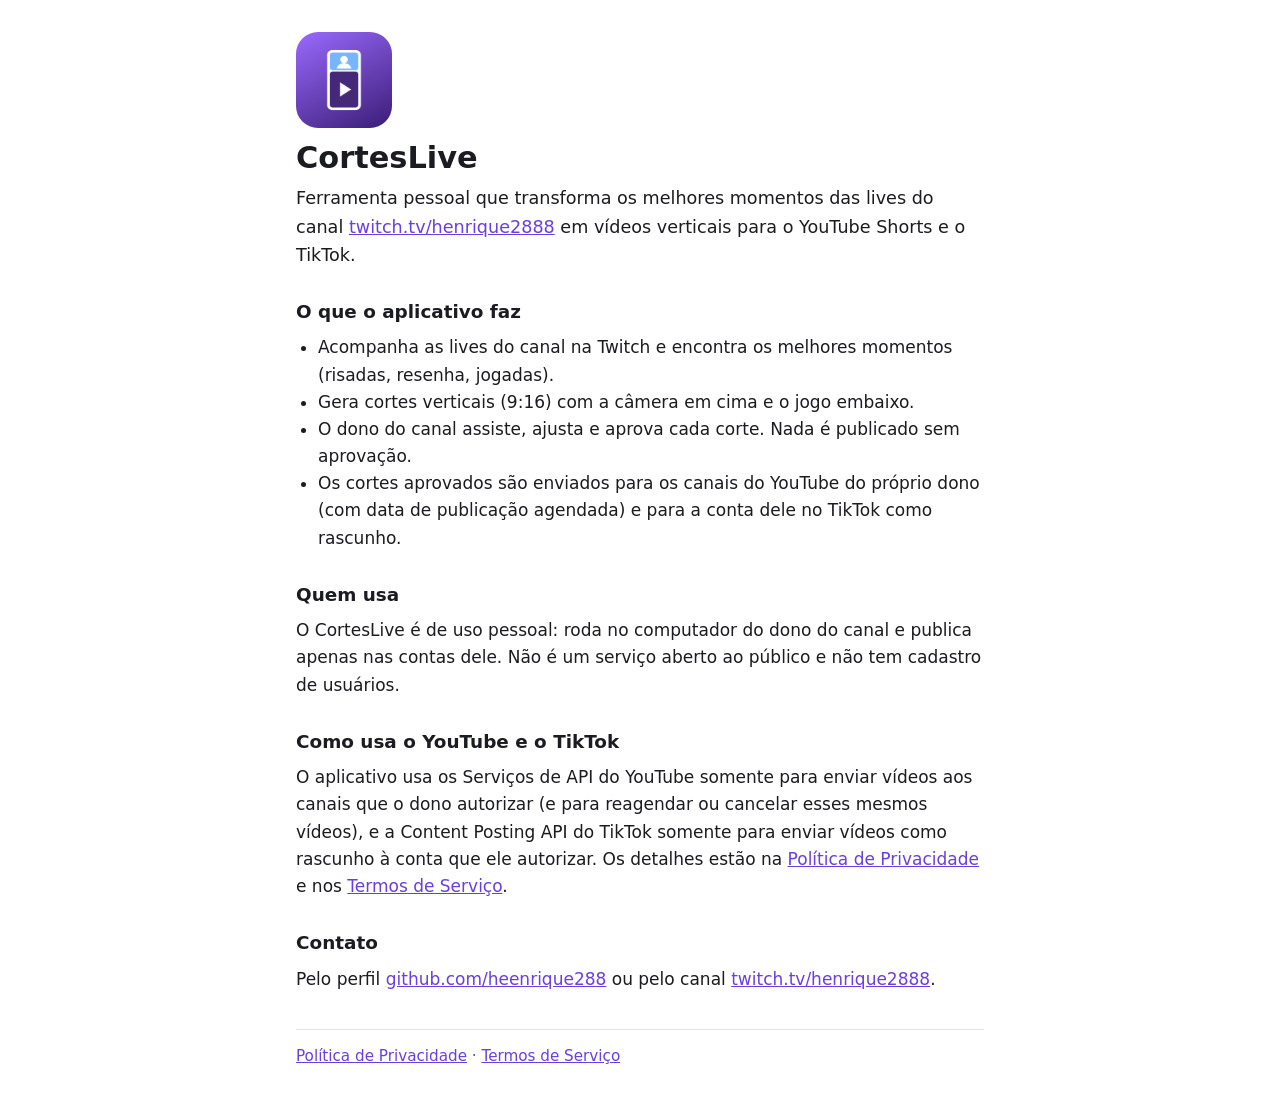
<file: index.html>
<!doctype html>
<html lang="pt-BR">
<head>
<meta charset="utf-8">
<meta name="viewport" content="width=device-width, initial-scale=1">
<title>CortesLive</title>
<link rel="icon" href="icone-1024.png">
<link rel="stylesheet" href="estilo.css">
</head>
<body>
<main>
  <img class="logo" src="icone-1024.png" alt="Ícone do CortesLive" width="96" height="96">
  <h1>CortesLive</h1>
  <p class="lead">Ferramenta pessoal que transforma os melhores momentos das lives do canal
    <a href="https://www.twitch.tv/henrique2888">twitch.tv/henrique2888</a> em vídeos verticais para o
    YouTube Shorts e o TikTok.</p>

  <h2>O que o aplicativo faz</h2>
  <ul>
    <li>Acompanha as lives do canal na Twitch e encontra os melhores momentos (risadas, resenha, jogadas).</li>
    <li>Gera cortes verticais (9:16) com a câmera em cima e o jogo embaixo.</li>
    <li>O dono do canal assiste, ajusta e aprova cada corte. Nada é publicado sem aprovação.</li>
    <li>Os cortes aprovados são enviados para os canais do YouTube do próprio dono (com data de publicação
      agendada) e para a conta dele no TikTok como rascunho.</li>
  </ul>

  <h2>Quem usa</h2>
  <p>O CortesLive é de uso pessoal: roda no computador do dono do canal e publica apenas nas contas dele.
    Não é um serviço aberto ao público e não tem cadastro de usuários.</p>

  <h2>Como usa o YouTube e o TikTok</h2>
  <p>O aplicativo usa os Serviços de API do YouTube somente para enviar vídeos aos canais que o dono autorizar
    (e para reagendar ou cancelar esses mesmos vídeos),
    e a Content Posting API do TikTok somente para enviar vídeos como rascunho à conta que ele autorizar.
    Os detalhes estão na <a href="privacidade.html">Política de Privacidade</a> e nos
    <a href="termos.html">Termos de Serviço</a>.</p>

  <h2>Contato</h2>
  <p>Pelo perfil <a href="https://github.com/heenrique288">github.com/heenrique288</a> ou pelo canal
    <a href="https://www.twitch.tv/henrique2888">twitch.tv/henrique2888</a>.</p>

  <footer><a href="privacidade.html">Política de Privacidade</a> · <a href="termos.html">Termos de Serviço</a></footer>
</main>
</body>
</html>
</file>
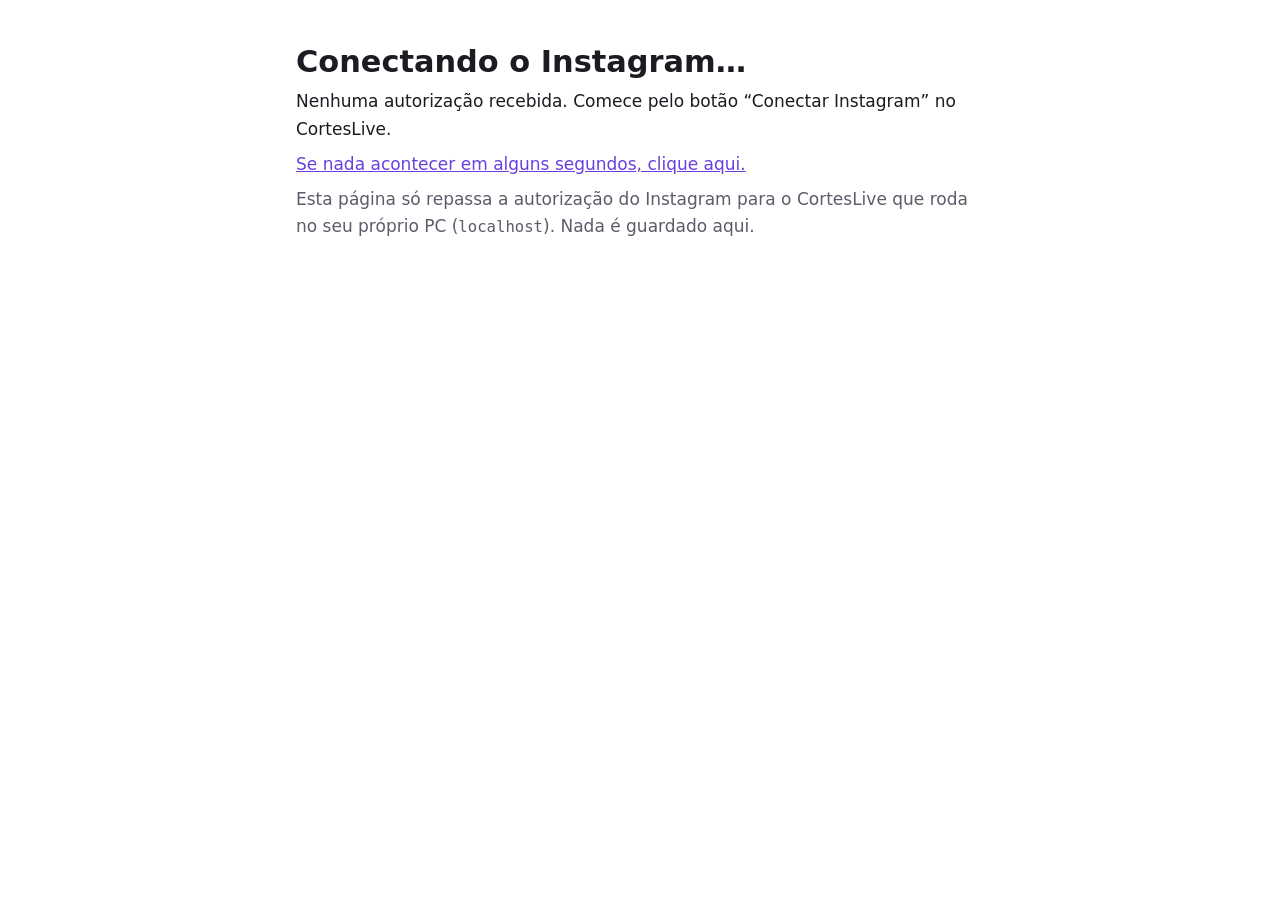
<file: instagram/index.html>
<!doctype html>
<html lang="pt-BR">
<head>
<meta charset="utf-8">
<meta name="viewport" content="width=device-width, initial-scale=1">
<meta name="robots" content="noindex">
<title>Conectando o Instagram · CortesLive</title>
<link rel="icon" href="../icone-1024.png">
<link rel="stylesheet" href="../estilo.css">
</head>
<body>
<main>
  <h1>Conectando o Instagram…</h1>
  <p id="info">Voltando para o CortesLive no seu computador.</p>
  <p><a id="link" href="#">Se nada acontecer em alguns segundos, clique aqui.</a></p>
  <p class="muted">Esta página só repassa a autorização do Instagram para o CortesLive que roda no seu próprio PC
    (<code>localhost</code>). Nada é guardado aqui.</p>
</main>
<script>
  // O Instagram só aceita endereço de retorno HTTPS; o CortesLive roda em http://localhost.
  // Esta página repassa code/state/error para o PC, sem guardar nada.
  (function () {
    var porta = "8765";
    var entrada = new URLSearchParams(window.location.search);
    var saida = new URLSearchParams();
    ["code", "state", "error", "error_reason", "error_description"].forEach(function (k) {
      var v = entrada.get(k);
      if (v !== null) saida.set(k, k === "code" ? v.replace(/#_$/, "") : v);
    });
    var destino = "http://localhost:" + porta + "/auth/instagram/callback?" + saida.toString();
    document.getElementById("link").href = destino;
    if (!entrada.get("code") && !entrada.get("error")) {
      document.getElementById("info").textContent = "Nenhuma autorização recebida. Comece pelo botão “Conectar Instagram” no CortesLive.";
      return;
    }
    window.location.replace(destino);
  })();
</script>
</body>
</html>
</file>
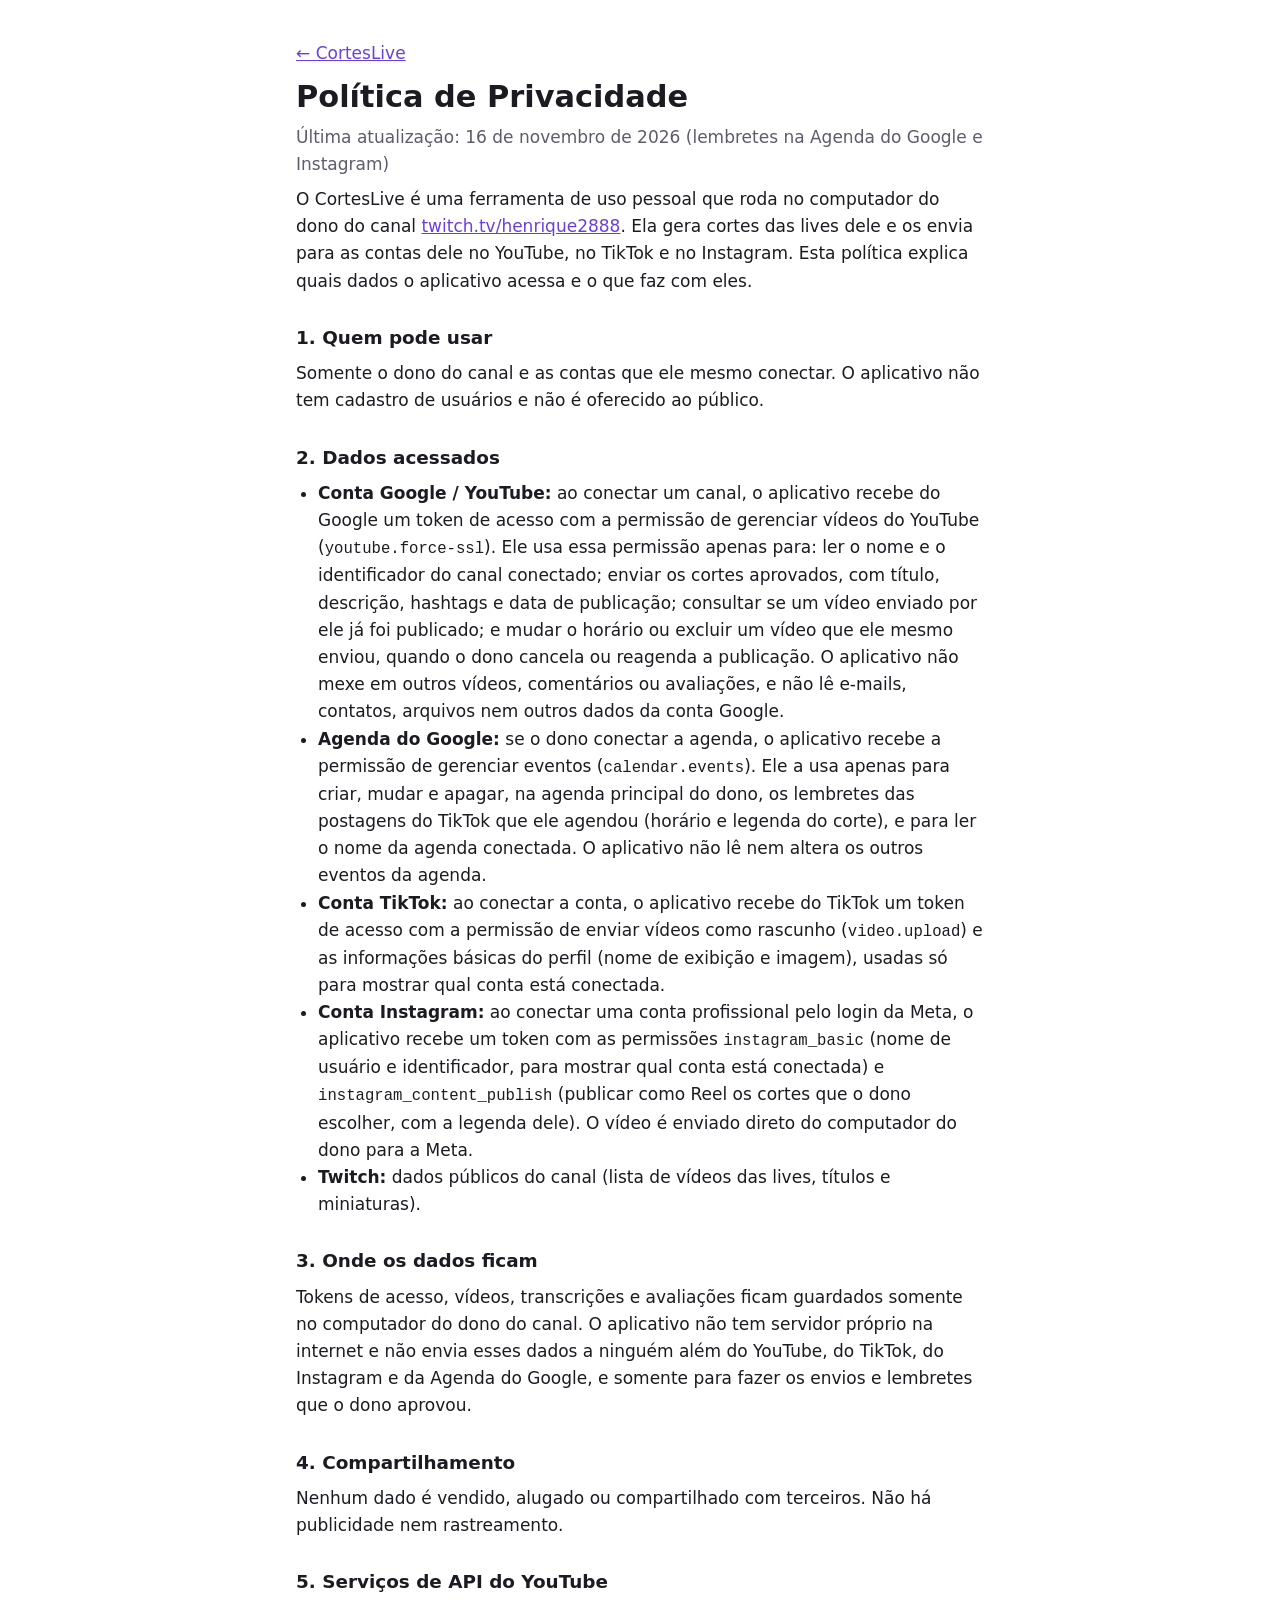
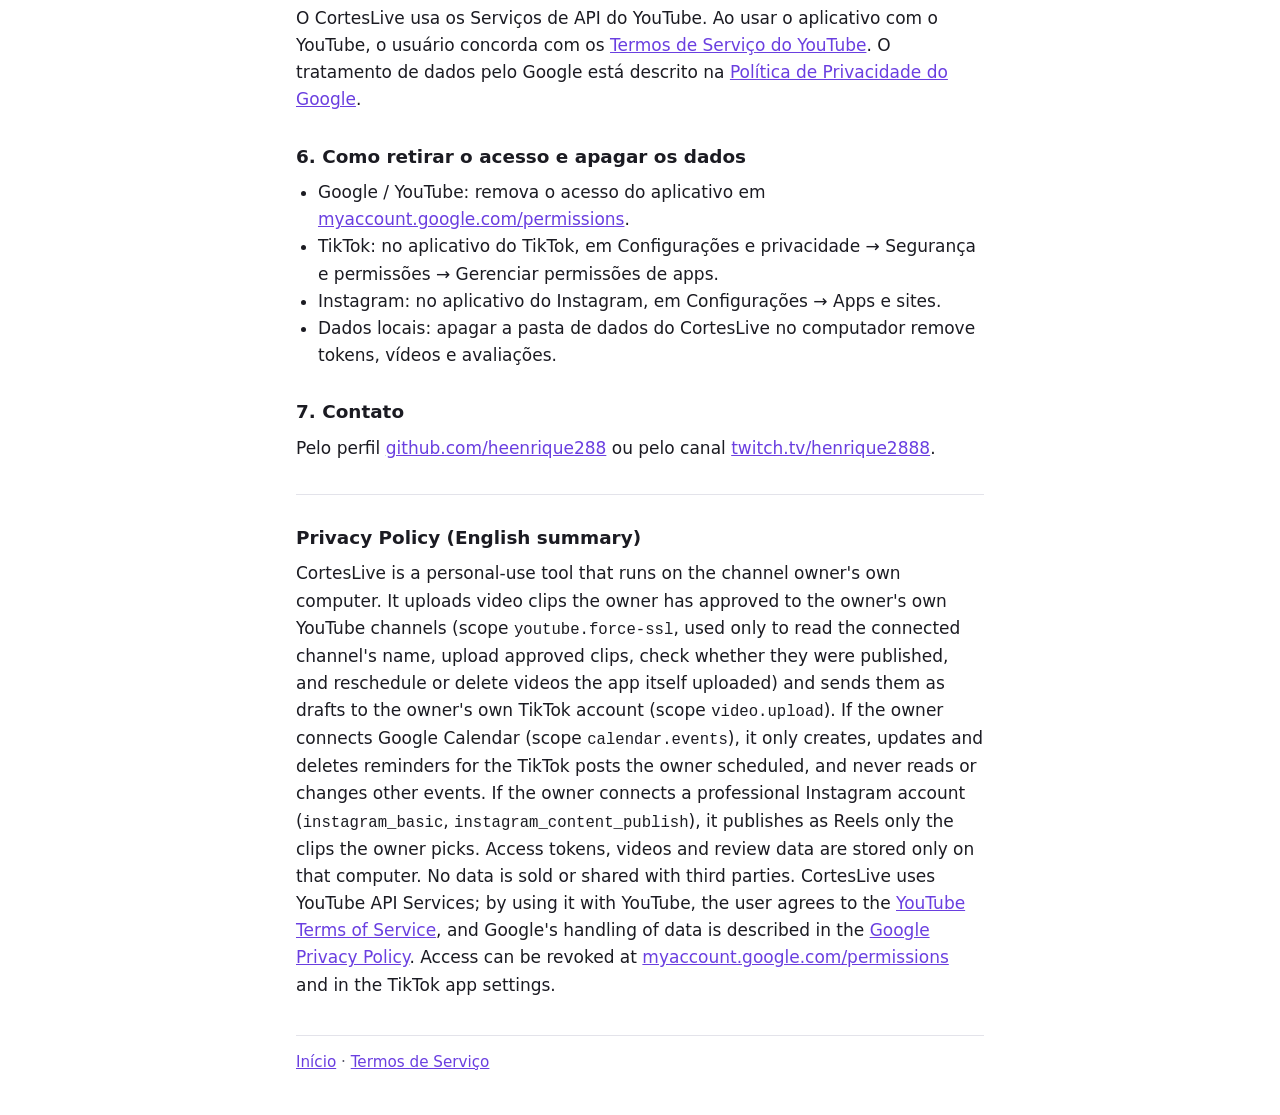
<file: privacidade.html>
<!doctype html>
<html lang="pt-BR">
<head>
<meta charset="utf-8">
<meta name="viewport" content="width=device-width, initial-scale=1">
<title>Política de Privacidade · CortesLive</title>
<link rel="icon" href="icone-1024.png">
<link rel="stylesheet" href="estilo.css">
</head>
<body>
<main>
  <p><a href="index.html">← CortesLive</a></p>
  <h1>Política de Privacidade</h1>
  <p class="muted">Última atualização: 16 de novembro de 2026 (lembretes na Agenda do Google e Instagram)</p>

  <p>O CortesLive é uma ferramenta de uso pessoal que roda no computador do dono do canal
    <a href="https://www.twitch.tv/henrique2888">twitch.tv/henrique2888</a>. Ela gera cortes das lives dele e os
    envia para as contas dele no YouTube, no TikTok e no Instagram. Esta política explica quais dados o
    aplicativo acessa e o que faz com eles.</p>

  <h2>1. Quem pode usar</h2>
  <p>Somente o dono do canal e as contas que ele mesmo conectar. O aplicativo não tem cadastro de usuários e não
    é oferecido ao público.</p>

  <h2>2. Dados acessados</h2>
  <ul>
    <li><strong>Conta Google / YouTube:</strong> ao conectar um canal, o aplicativo recebe do Google um token de
      acesso com a permissão de gerenciar vídeos do YouTube (<code>youtube.force-ssl</code>). Ele usa essa
      permissão apenas para: ler o nome e o identificador do canal conectado; enviar os cortes aprovados, com
      título, descrição, hashtags e data de publicação; consultar se um vídeo enviado por ele já foi publicado; e
      mudar o horário ou excluir um vídeo que ele mesmo enviou, quando o dono cancela ou reagenda a publicação.
      O aplicativo não mexe em outros vídeos, comentários ou avaliações, e não lê e-mails, contatos, arquivos nem
      outros dados da conta Google.</li>
    <li><strong>Agenda do Google:</strong> se o dono conectar a agenda, o aplicativo recebe a permissão de
      gerenciar eventos (<code>calendar.events</code>). Ele a usa apenas para criar, mudar e apagar, na agenda
      principal do dono, os lembretes das postagens do TikTok que ele agendou (horário e legenda do corte), e para
      ler o nome da agenda conectada. O aplicativo não lê nem altera os outros eventos da agenda.</li>
    <li><strong>Conta TikTok:</strong> ao conectar a conta, o aplicativo recebe do TikTok um token de acesso com a
      permissão de enviar vídeos como rascunho (<code>video.upload</code>) e as informações básicas do perfil
      (nome de exibição e imagem), usadas só para mostrar qual conta está conectada.</li>
    <li><strong>Conta Instagram:</strong> ao conectar uma conta profissional pelo login da Meta, o aplicativo
      recebe um token com as permissões <code>instagram_basic</code> (nome de usuário e identificador, para mostrar
      qual conta está conectada) e <code>instagram_content_publish</code> (publicar como Reel os cortes que o dono
      escolher, com a legenda dele). O vídeo é enviado direto do computador do dono para a Meta.</li>
    <li><strong>Twitch:</strong> dados públicos do canal (lista de vídeos das lives, títulos e miniaturas).</li>
  </ul>

  <h2>3. Onde os dados ficam</h2>
  <p>Tokens de acesso, vídeos, transcrições e avaliações ficam guardados somente no computador do dono do canal.
    O aplicativo não tem servidor próprio na internet e não envia esses dados a ninguém além do YouTube, do
    TikTok, do Instagram e da Agenda do Google, e somente para fazer os envios e lembretes que o dono aprovou.</p>

  <h2>4. Compartilhamento</h2>
  <p>Nenhum dado é vendido, alugado ou compartilhado com terceiros. Não há publicidade nem rastreamento.</p>

  <h2>5. Serviços de API do YouTube</h2>
  <p>O CortesLive usa os Serviços de API do YouTube. Ao usar o aplicativo com o YouTube, o usuário concorda com os
    <a href="https://www.youtube.com/t/terms">Termos de Serviço do YouTube</a>. O tratamento de dados pelo Google
    está descrito na <a href="https://policies.google.com/privacy">Política de Privacidade do Google</a>.</p>

  <h2>6. Como retirar o acesso e apagar os dados</h2>
  <ul>
    <li>Google / YouTube: remova o acesso do aplicativo em
      <a href="https://myaccount.google.com/permissions">myaccount.google.com/permissions</a>.</li>
    <li>TikTok: no aplicativo do TikTok, em Configurações e privacidade → Segurança e permissões → Gerenciar
      permissões de apps.</li>
    <li>Instagram: no aplicativo do Instagram, em Configurações → Apps e sites.</li>
    <li>Dados locais: apagar a pasta de dados do CortesLive no computador remove tokens, vídeos e avaliações.</li>
  </ul>

  <h2>7. Contato</h2>
  <p>Pelo perfil <a href="https://github.com/heenrique288">github.com/heenrique288</a> ou pelo canal
    <a href="https://www.twitch.tv/henrique2888">twitch.tv/henrique2888</a>.</p>

  <hr>
  <h2>Privacy Policy (English summary)</h2>
  <p>CortesLive is a personal-use tool that runs on the channel owner's own computer. It uploads video clips the
    owner has approved to the owner's own YouTube channels (scope <code>youtube.force-ssl</code>, used only to
    read the connected channel's name, upload approved clips, check whether they were published, and reschedule or
    delete videos the app itself uploaded) and sends them as
    drafts to the owner's own TikTok account (scope <code>video.upload</code>). If the owner connects Google
    Calendar (scope <code>calendar.events</code>), it only creates, updates and deletes reminders for the TikTok
    posts the owner scheduled, and never reads or changes other events. If the owner connects a professional
    Instagram account (<code>instagram_basic</code>, <code>instagram_content_publish</code>), it
    publishes as Reels only the clips the owner picks. Access tokens, videos and review
    data are stored only on that computer. No data is sold or shared with third parties. CortesLive uses YouTube
    API Services; by using it with YouTube, the user agrees to the
    <a href="https://www.youtube.com/t/terms">YouTube Terms of Service</a>, and Google's handling of data is
    described in the <a href="https://policies.google.com/privacy">Google Privacy Policy</a>. Access can be revoked
    at <a href="https://myaccount.google.com/permissions">myaccount.google.com/permissions</a> and in the TikTok
    app settings.</p>

  <footer><a href="index.html">Início</a> · <a href="termos.html">Termos de Serviço</a></footer>
</main>
</body>
</html>
</file>
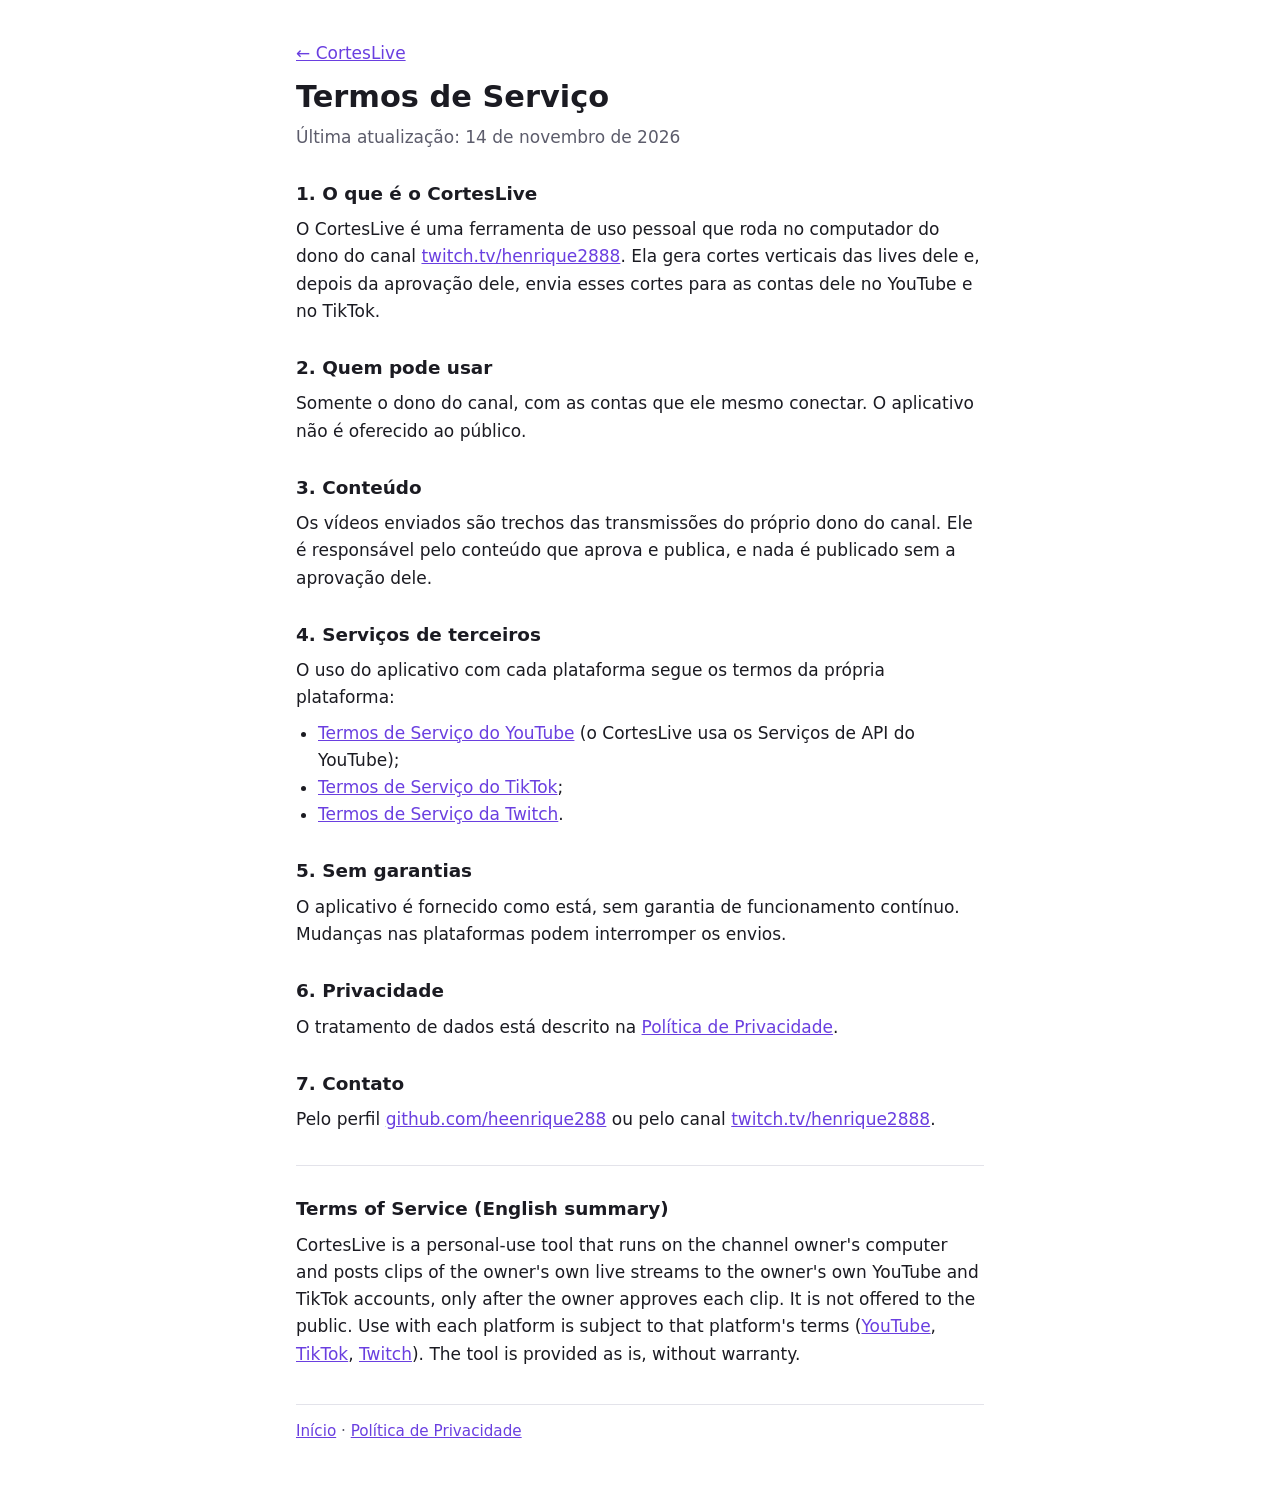
<file: termos.html>
<!doctype html>
<html lang="pt-BR">
<head>
<meta charset="utf-8">
<meta name="viewport" content="width=device-width, initial-scale=1">
<title>Termos de Serviço · CortesLive</title>
<link rel="icon" href="icone-1024.png">
<link rel="stylesheet" href="estilo.css">
</head>
<body>
<main>
  <p><a href="index.html">← CortesLive</a></p>
  <h1>Termos de Serviço</h1>
  <p class="muted">Última atualização: 14 de novembro de 2026</p>

  <h2>1. O que é o CortesLive</h2>
  <p>O CortesLive é uma ferramenta de uso pessoal que roda no computador do dono do canal
    <a href="https://www.twitch.tv/henrique2888">twitch.tv/henrique2888</a>. Ela gera cortes verticais das lives
    dele e, depois da aprovação dele, envia esses cortes para as contas dele no YouTube e no TikTok.</p>

  <h2>2. Quem pode usar</h2>
  <p>Somente o dono do canal, com as contas que ele mesmo conectar. O aplicativo não é oferecido ao público.</p>

  <h2>3. Conteúdo</h2>
  <p>Os vídeos enviados são trechos das transmissões do próprio dono do canal. Ele é responsável pelo conteúdo que
    aprova e publica, e nada é publicado sem a aprovação dele.</p>

  <h2>4. Serviços de terceiros</h2>
  <p>O uso do aplicativo com cada plataforma segue os termos da própria plataforma:</p>
  <ul>
    <li><a href="https://www.youtube.com/t/terms">Termos de Serviço do YouTube</a> (o CortesLive usa os Serviços
      de API do YouTube);</li>
    <li><a href="https://www.tiktok.com/legal/terms-of-service">Termos de Serviço do TikTok</a>;</li>
    <li><a href="https://www.twitch.tv/p/legal/terms-of-service/">Termos de Serviço da Twitch</a>.</li>
  </ul>

  <h2>5. Sem garantias</h2>
  <p>O aplicativo é fornecido como está, sem garantia de funcionamento contínuo. Mudanças nas plataformas podem
    interromper os envios.</p>

  <h2>6. Privacidade</h2>
  <p>O tratamento de dados está descrito na <a href="privacidade.html">Política de Privacidade</a>.</p>

  <h2>7. Contato</h2>
  <p>Pelo perfil <a href="https://github.com/heenrique288">github.com/heenrique288</a> ou pelo canal
    <a href="https://www.twitch.tv/henrique2888">twitch.tv/henrique2888</a>.</p>

  <hr>
  <h2>Terms of Service (English summary)</h2>
  <p>CortesLive is a personal-use tool that runs on the channel owner's computer and posts clips of the owner's
    own live streams to the owner's own YouTube and TikTok accounts, only after the owner approves each clip. It is
    not offered to the public. Use with each platform is subject to that platform's terms
    (<a href="https://www.youtube.com/t/terms">YouTube</a>,
    <a href="https://www.tiktok.com/legal/terms-of-service">TikTok</a>,
    <a href="https://www.twitch.tv/p/legal/terms-of-service/">Twitch</a>). The tool is provided as is, without
    warranty.</p>

  <footer><a href="index.html">Início</a> · <a href="privacidade.html">Política de Privacidade</a></footer>
</main>
</body>
</html>
</file>
<file: estilo.css>
:root { color-scheme: light dark; --fg: #1b1b22; --bg: #ffffff; --muted: #5c5c6b; --link: #6a3fe0; --line: #e3e3ea; }
@media (prefers-color-scheme: dark) {
  :root { --fg: #ececf2; --bg: #111116; --muted: #a0a0b0; --link: #b295ff; --line: #2a2a36; }
}
* { box-sizing: border-box; }
body { margin: 0; background: var(--bg); color: var(--fg); font: 17px/1.6 system-ui, -apple-system, "Segoe UI", Roboto, Arial, sans-serif; }
main { max-width: 720px; margin: 0 auto; padding: 32px 16px 48px; }
h1 { font-size: 1.9rem; line-height: 1.2; margin: 12px 0 8px; }
h2 { font-size: 1.15rem; margin: 28px 0 6px; }
p, ul { margin: 8px 0; }
ul { padding-left: 22px; }
a { color: var(--link); }
code { font-size: .92em; }
hr { border: 0; border-top: 1px solid var(--line); margin: 32px 0 0; }
.logo { border-radius: 22px; display: block; }
.lead { font-size: 1.1rem; }
.muted { color: var(--muted); }
footer { margin-top: 36px; padding-top: 14px; border-top: 1px solid var(--line); color: var(--muted); font-size: .95rem; }
</file>
